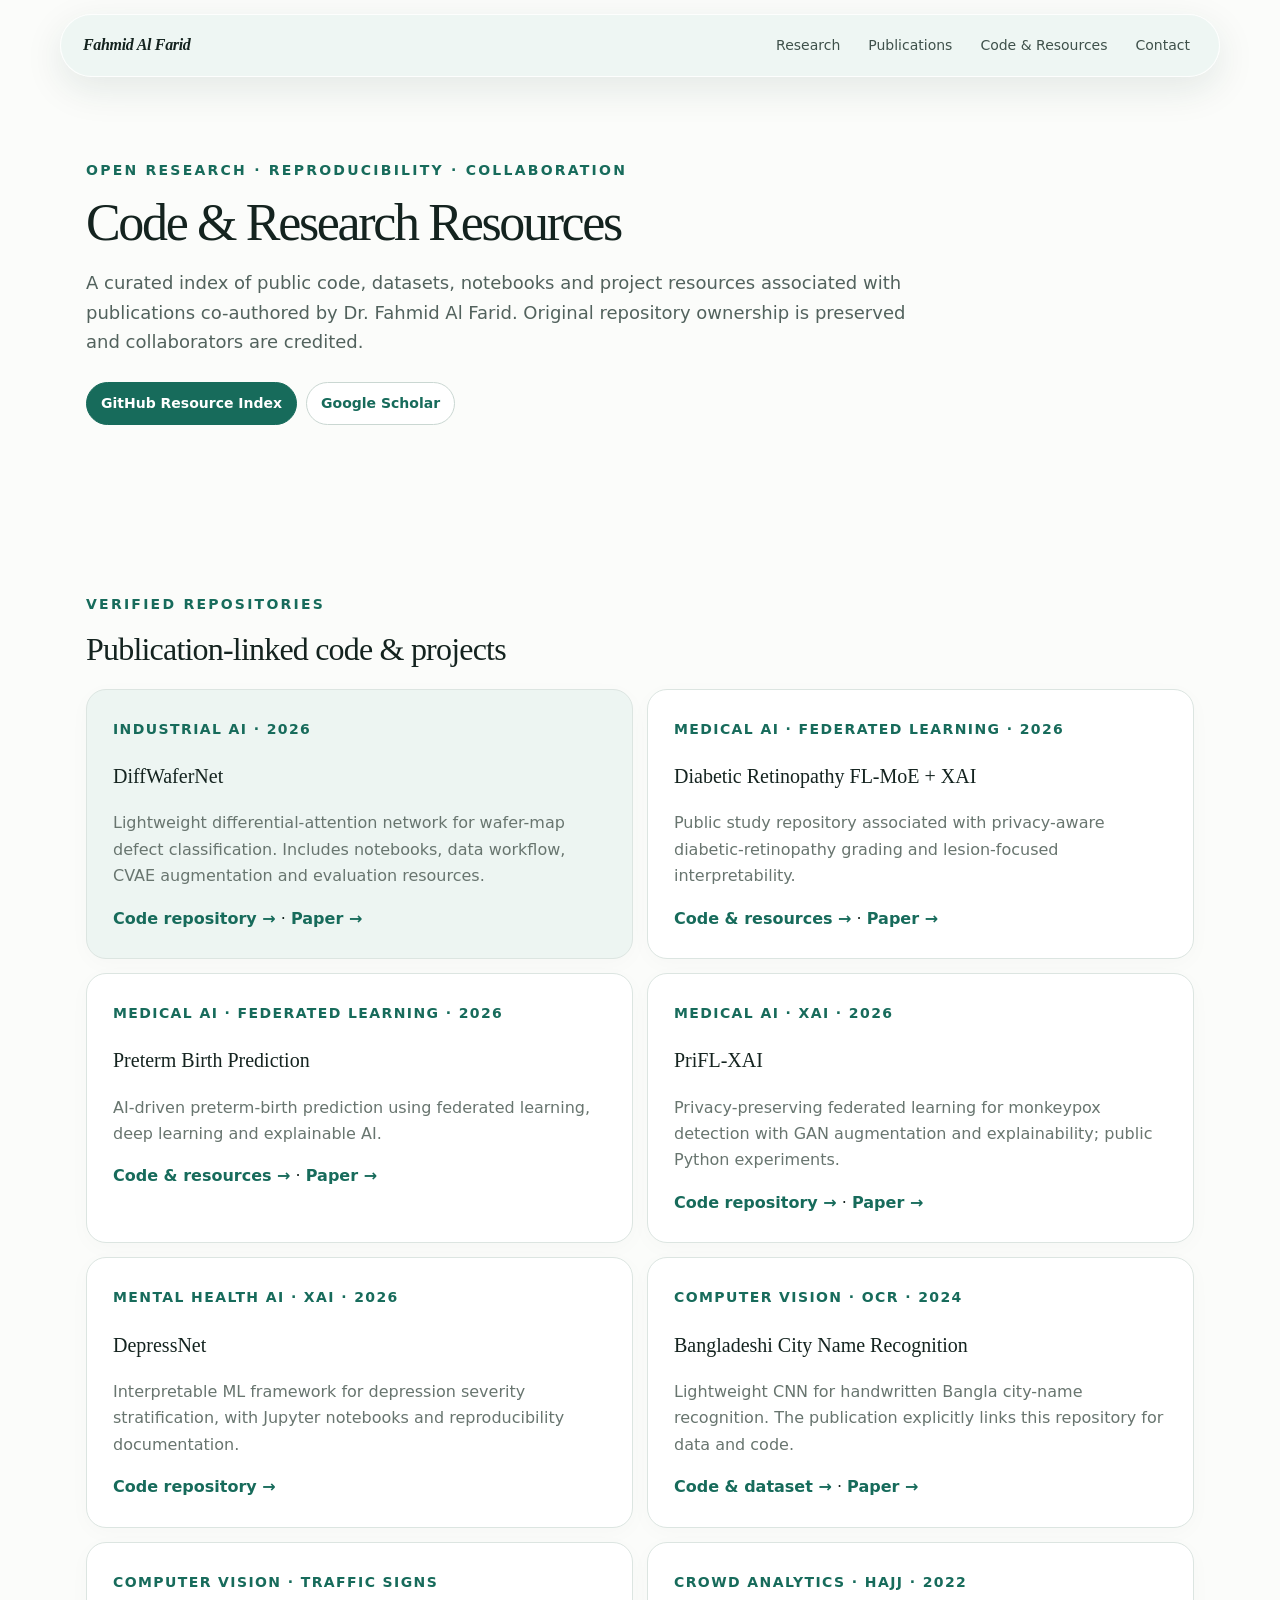
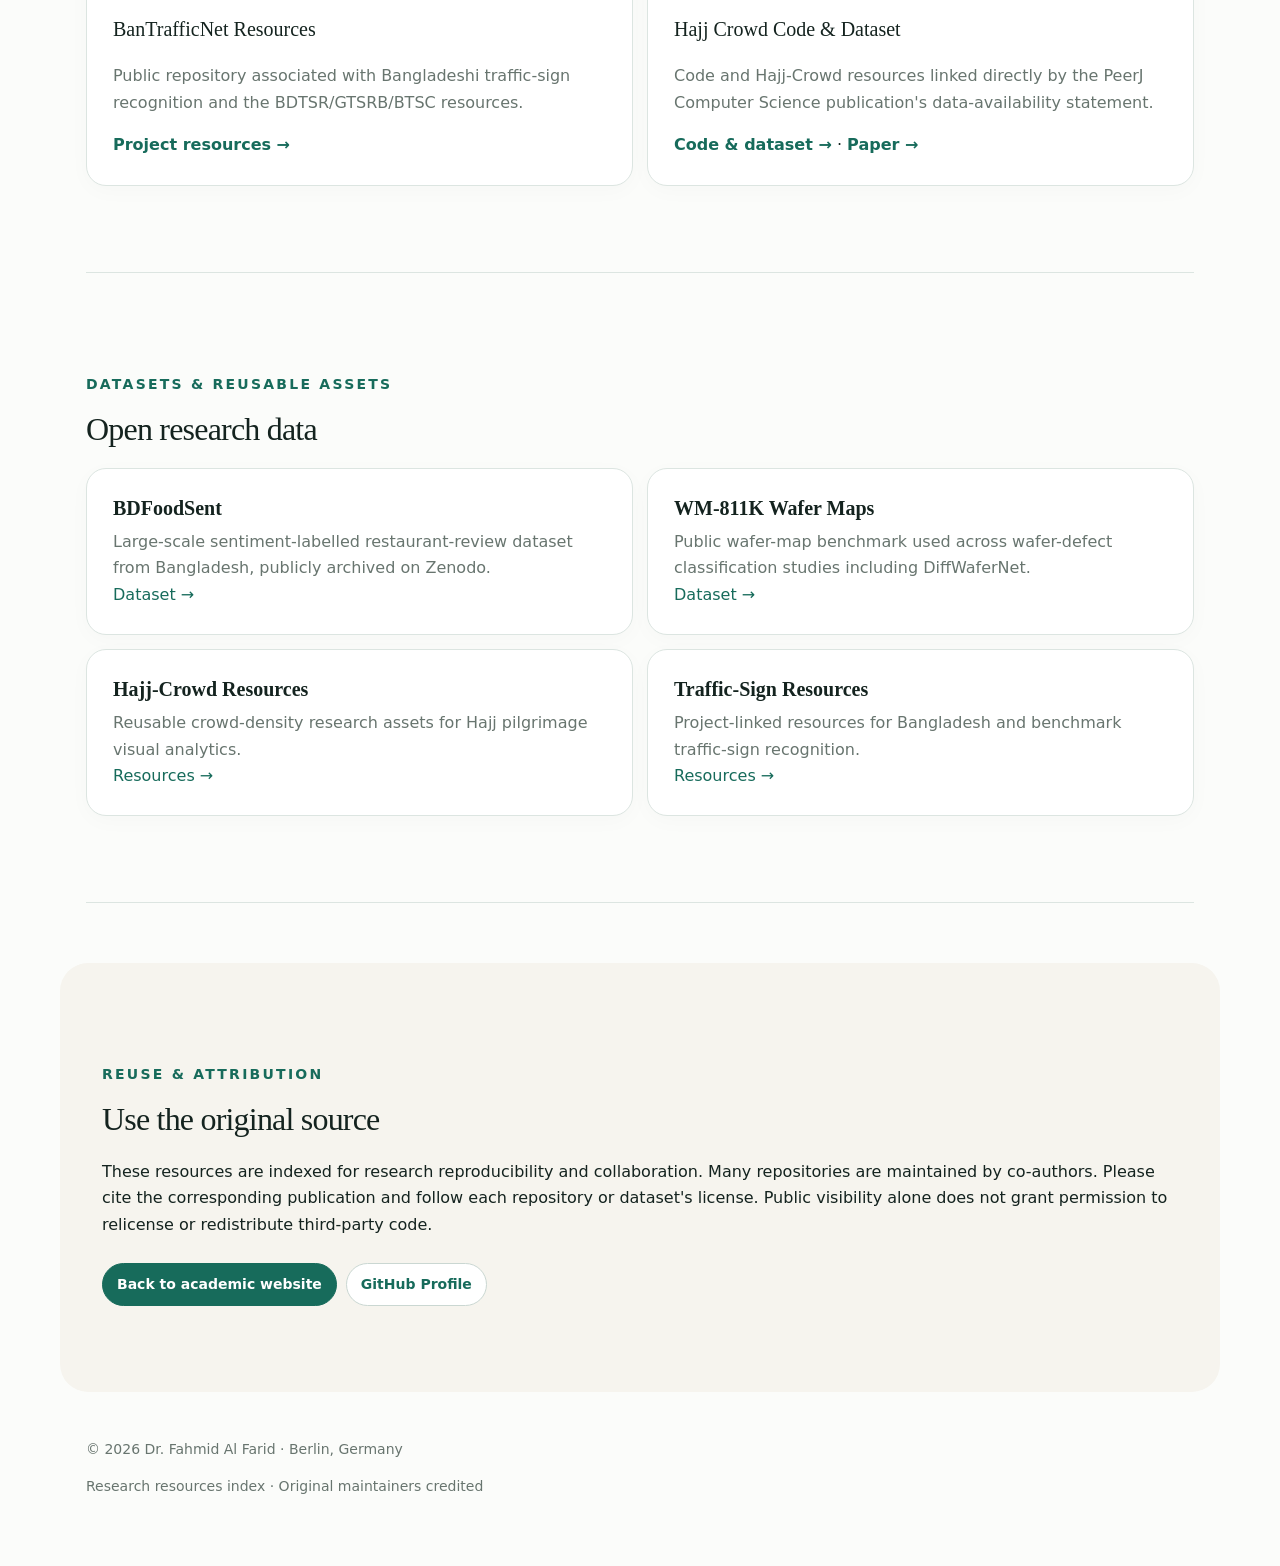
<file: resources.html>
<!doctype html><html lang="en"><head><meta charset="utf-8"><meta name="viewport" content="width=device-width,initial-scale=1"><meta name="description" content="Publication-linked code, datasets and reproducibility resources for Dr. Fahmid Al Farid's research."><title>Code & Resources | Dr. Fahmid Al Farid</title><link rel="stylesheet" href="style.css"></head><body>
<header><nav><a class="brand" href="index.html">Fahmid Al Farid</a><div class="navlinks"><a href="index.html#research">Research</a><a href="index.html#publications">Publications</a><a href="resources.html">Code & Resources</a><a href="index.html#contact">Contact</a></div></nav></header>
<main><section class="hero resource-hero"><div><p class="eyebrow">OPEN RESEARCH · REPRODUCIBILITY · COLLABORATION</p><h1>Code & Research Resources</h1><p class="lead">A curated index of public code, datasets, notebooks and project resources associated with publications co-authored by Dr. Fahmid Al Farid. Original repository ownership is preserved and collaborators are credited.</p><div class="buttons"><a class="primary" href="https://github.com/DrFahmidAlFarid/DrFahmidAlFarid.github.io/blob/main/RESEARCH_RESOURCES.md" target="_blank">GitHub Resource Index</a><a href="https://scholar.google.com/citations?hl=en&user=trrQoEYAAAAJ&view_op=list_works&sortby=pubdate" target="_blank">Google Scholar</a></div></div></section>
<section><p class="kicker">VERIFIED REPOSITORIES</p><h2>Publication-linked code & projects</h2><div class="pubs">
<article><span>Industrial AI · 2026</span><h3>DiffWaferNet</h3><p>Lightweight differential-attention network for wafer-map defect classification. Includes notebooks, data workflow, CVAE augmentation and evaluation resources.</p><a href="https://github.com/md-ryhan-uddin/DiffWaferNet" target="_blank">Code repository →</a> · <a href="https://doi.org/10.7717/peerj-cs.3947" target="_blank">Paper →</a></article>
<article><span>Medical AI · Federated Learning · 2026</span><h3>Diabetic Retinopathy FL-MoE + XAI</h3><p>Public study repository associated with privacy-aware diabetic-retinopathy grading and lesion-focused interpretability.</p><a href="https://github.com/tanjum-tashrif/Diabetes_Retinopathy" target="_blank">Code & resources →</a> · <a href="https://doi.org/10.1038/s41598-026-58292-6" target="_blank">Paper →</a></article>
<article><span>Medical AI · Federated Learning · 2026</span><h3>Preterm Birth Prediction</h3><p>AI-driven preterm-birth prediction using federated learning, deep learning and explainable AI.</p><a href="https://github.com/tanjum-tashrif/Preterm_Birth_Prediction" target="_blank">Code & resources →</a> · <a href="https://doi.org/10.1016/j.eij.2026.100901" target="_blank">Paper →</a></article>
<article><span>Medical AI · XAI · 2026</span><h3>PriFL-XAI</h3><p>Privacy-preserving federated learning for monkeypox detection with GAN augmentation and explainability; public Python experiments.</p><a href="https://github.com/MahirHossain12/PriFL-XAI" target="_blank">Code repository →</a> · <a href="https://doi.org/10.1016/j.bspc.2025.108426" target="_blank">Paper →</a></article>
<article><span>Mental Health AI · XAI · 2026</span><h3>DepressNet</h3><p>Interpretable ML framework for depression severity stratification, with Jupyter notebooks and reproducibility documentation.</p><a href="https://github.com/rahman-anika/DepressNet_Frontiers-in-Computer-Science_2026" target="_blank">Code repository →</a></article>
<article><span>Computer Vision · OCR · 2024</span><h3>Bangladeshi City Name Recognition</h3><p>Lightweight CNN for handwritten Bangla city-name recognition. The publication explicitly links this repository for data and code.</p><a href="https://github.com/tusher100/CIty-Name-Recognition" target="_blank">Code & dataset →</a> · <a href="https://doi.org/10.32604/cmc.2024.049296" target="_blank">Paper →</a></article>
<article><span>Computer Vision · Traffic Signs</span><h3>BanTrafficNet Resources</h3><p>Public repository associated with Bangladeshi traffic-sign recognition and the BDTSR/GTSRB/BTSC resources.</p><a href="https://github.com/tusher100/Traffic_Sign_Recognition" target="_blank">Project resources →</a></article>
<article><span>Crowd Analytics · Hajj · 2022</span><h3>Hajj Crowd Code & Dataset</h3><p>Code and Hajj-Crowd resources linked directly by the PeerJ Computer Science publication's data-availability statement.</p><a href="https://github.com/romanbhuiyan/Code-and-Hajj-Crowd-dataset-2021" target="_blank">Code & dataset →</a> · <a href="https://doi.org/10.7717/peerj-cs.895" target="_blank">Paper →</a></article>
</div></section>
<section><p class="kicker">DATASETS & REUSABLE ASSETS</p><h2>Open research data</h2><div class="cards">
<article><h3>BDFoodSent</h3><p>Large-scale sentiment-labelled restaurant-review dataset from Bangladesh, publicly archived on Zenodo.</p><a href="https://zenodo.org/records/14259962" target="_blank">Dataset →</a></article>
<article><h3>WM-811K Wafer Maps</h3><p>Public wafer-map benchmark used across wafer-defect classification studies including DiffWaferNet.</p><a href="https://www.kaggle.com/datasets/qingyi/wm811k-wafer-map" target="_blank">Dataset →</a></article>
<article><h3>Hajj-Crowd Resources</h3><p>Reusable crowd-density research assets for Hajj pilgrimage visual analytics.</p><a href="https://github.com/romanbhuiyan/Code-and-Hajj-Crowd-dataset-2021" target="_blank">Resources →</a></article>
<article><h3>Traffic-Sign Resources</h3><p>Project-linked resources for Bangladesh and benchmark traffic-sign recognition.</p><a href="https://github.com/tusher100/Traffic_Sign_Recognition" target="_blank">Resources →</a></article>
</div></section>
<section class="contact"><p class="kicker">REUSE & ATTRIBUTION</p><h2>Use the original source</h2><p>These resources are indexed for research reproducibility and collaboration. Many repositories are maintained by co-authors. Please cite the corresponding publication and follow each repository or dataset's license. Public visibility alone does not grant permission to relicense or redistribute third-party code.</p><div class="buttons"><a class="primary" href="index.html">Back to academic website</a><a href="https://github.com/DrFahmidAlFarid" target="_blank">GitHub Profile</a></div></section>
</main><footer><p>© 2026 Dr. Fahmid Al Farid · Berlin, Germany</p><p>Research resources index · Original maintainers credited</p></footer></body></html>
</file>
<file: style.css>
:root{--ink:#14231f;--muted:#68756f;--accent:#176b5b;--accent2:#d9eee7;--cream:#f6f4ee;--soft:#edf5f2;--line:#dce5e1;--max:1160px;--fs-meta:14px;--fs-body:16px;--fs-lead:18px;--fs-card:20px;--fs-section:32px;--fs-hero:52px;--serif:Georgia,"Times New Roman",serif}*{box-sizing:border-box}html{scroll-behavior:smooth;scroll-padding-top:100px}body{margin:0;font-family:Inter,ui-sans-serif,system-ui,-apple-system,BlinkMacSystemFont,"Segoe UI",sans-serif;color:var(--ink);font-size:var(--fs-body);line-height:1.65;background:#fbfcfa}a{color:var(--accent);text-decoration:none}header{position:sticky;top:14px;background:transparent;z-index:20;padding:0 18px}nav{max-width:var(--max);margin:auto;padding:11px 18px 11px 22px;display:flex;justify-content:space-between;align-items:center;background:rgba(237,245,242,.9);backdrop-filter:blur(18px);border:1px solid rgba(255,255,255,.85);border-radius:999px;box-shadow:0 12px 38px rgba(22,55,47,.1)}.brand{font-family:var(--serif);font-style:italic;font-weight:800;color:var(--ink);letter-spacing:-.02em}.navlinks{display:flex;gap:6px}.navlinks a{font-size:var(--fs-meta);color:#3f514b;padding:8px 11px;border-radius:999px;transition:.2s}.navlinks a:hover{background:#fff;color:var(--accent)}main{max-width:var(--max);margin:auto;padding:0 26px}.hero{min-height:680px;display:grid;grid-template-columns:1.45fr .72fr;gap:72px;align-items:center;padding:72px 0 58px}.hero-copy>div:last-child{max-width:720px}.availability{display:inline-flex;align-items:center;gap:8px;font-size:var(--fs-meta);font-weight:750;color:#456058;background:#f0f7f4;border:1px solid #dcebe5;border-radius:999px;padding:6px 11px;margin-bottom:18px}.availability span{width:7px;height:7px;background:#2c947c;border-radius:50%;box-shadow:0 0 0 4px #d9eee7}.eyebrow,.kicker{font-size:var(--fs-meta);letter-spacing:.16em;font-weight:850;color:var(--accent);text-transform:uppercase}h1{font-family:var(--serif);font-size:var(--fs-hero);line-height:1.04;letter-spacing:-.045em;margin:10px 0 18px;font-weight:500}h2{font-family:var(--serif);font-size:var(--fs-section);line-height:1.2;margin:8px 0 20px;letter-spacing:-.025em;font-weight:500}.hero h2{font-family:inherit;font-size:var(--fs-card);font-weight:720;letter-spacing:0}.aff{color:#52625d}.lead{font-size:var(--fs-lead);max-width:690px;color:#52625d}.portrait-wrap{position:relative;padding:18px 18px 34px 0}.portrait{width:100%;max-width:330px;aspect-ratio:3.5/4.5;object-fit:cover;border-radius:120px 120px 22px 22px;box-shadow:20px 22px 0 var(--accent2);filter:saturate(.92)}.portrait-label{position:absolute;right:-2px;top:64px;writing-mode:vertical-rl;font-size:12px;letter-spacing:.22em;font-weight:800;color:var(--accent)}.portrait-note{position:absolute;bottom:3px;left:20px;background:#fff;border:1px solid var(--line);border-radius:999px;padding:7px 12px;font-size:var(--fs-meta);font-weight:700;box-shadow:0 8px 22px rgba(20,35,31,.08)}.buttons{display:flex;gap:9px;flex-wrap:wrap;margin-top:25px}.buttons a{border:1px solid #cad7d2;padding:9px 14px;border-radius:999px;font-size:var(--fs-meta);font-weight:700;background:#fff;transition:.2s}.buttons a:hover{transform:translateY(-2px);box-shadow:0 7px 18px rgba(23,107,91,.1)}.buttons .primary{background:var(--accent);color:#fff;border-color:var(--accent)}.stats{display:grid;grid-template-columns:repeat(4,1fr);background:var(--ink);color:#fff;border-radius:24px;padding:26px 12px;margin-bottom:28px}.stats div{padding:2px 24px;border-right:1px solid rgba(255,255,255,.14)}.stats div:last-child{border:0}.stats strong{font-family:var(--serif);font-size:32px;font-weight:500;display:block}.stats span{font-size:var(--fs-meta);color:#c6d2ce}.section-head{display:grid;grid-template-columns:165px 1fr;gap:28px;align-items:start;margin-bottom:28px}.section-head .kicker{margin-top:9px}.section-head h2{margin-top:0;max-width:720px}section:not(.hero):not(.stats){padding:86px 0;border-bottom:1px solid var(--line)}.two{display:grid;grid-template-columns:1fr 1fr;gap:52px;color:#52625d}.cards{display:grid;grid-template-columns:1fr 1fr;gap:14px}.cards article,.pubs article{border:1px solid var(--line);border-radius:20px;padding:26px;background:#fff;box-shadow:0 5px 22px rgba(20,35,31,.025);transition:.2s}.cards article:hover,.pubs article:hover{transform:translateY(-3px);border-color:#bdd4cc;box-shadow:0 14px 30px rgba(20,35,31,.07)}.cards h3{margin:0 0 7px;font-family:var(--serif);font-size:var(--fs-card);line-height:1.35}.cards p{margin:0;color:var(--muted)}.education-cards{grid-template-columns:repeat(3,1fr)}.education-cards article{min-height:190px}.education-cards article span{font-size:var(--fs-meta);font-weight:850;color:var(--accent);letter-spacing:.12em}.pubs{display:grid;grid-template-columns:1fr 1fr;gap:14px}.pubs article:nth-child(1){background:var(--soft)}.pubs span{font-size:var(--fs-meta);font-weight:850;color:var(--accent);text-transform:uppercase;letter-spacing:.1em}.pubs h3{font-family:var(--serif);font-size:var(--fs-card);line-height:1.42;font-weight:500}.pubs a,.more a{font-weight:750}.more{margin-top:24px}.tags{display:flex;gap:9px;flex-wrap:wrap;margin:22px 0}.tags span{background:var(--soft);border:1px solid var(--line);padding:7px 12px;border-radius:999px;font-size:var(--fs-meta)}.timeline{border-left:1px solid #bdd4cc;margin-left:8px;padding-left:28px}.timeline p{position:relative;padding:13px 0;border-bottom:1px solid var(--line);margin:0}.timeline p:before{content:"";position:absolute;left:-33px;top:23px;width:9px;height:9px;border-radius:50%;background:#fff;border:2px solid var(--accent)}.timeline b{display:inline-block;width:75px;color:var(--accent)}.experience-list b{width:120px}.contact{background:var(--cream);margin:60px -26px 0;padding-left:42px!important;padding-right:42px!important;border-radius:28px;border-bottom:0!important}.email-lines{margin:18px 0 6px}.email-lines p{margin:5px 0}.email-lines a{font-weight:750}.resource-hero{min-height:430px;grid-template-columns:1fr;max-width:900px}.resource-hero h1,.resource-hero .lead{max-width:850px}.pubs article p{color:var(--muted)}footer{max-width:var(--max);margin:auto;padding:32px 26px 54px;color:var(--muted);font-size:var(--fs-meta)}@media(max-width:940px){.navlinks{gap:1px}.navlinks a{font-size:var(--fs-meta);padding:7px}.hero{gap:40px}h1{font-size:48px}.education-cards{grid-template-columns:1fr}.section-head{grid-template-columns:135px 1fr}}@media(max-width:760px){h2{font-size:28px}.eyebrow,.kicker{font-size:var(--fs-meta)}header{top:8px;padding:0 9px}nav{padding:10px 15px}.navlinks{display:none}.hero{grid-template-columns:1fr;gap:24px;padding:52px 0}.portrait-wrap{order:-1;width:180px;padding-bottom:20px}.portrait{width:160px;box-shadow:12px 12px 0 var(--accent2)}.portrait-label{display:none}.portrait-note{font-size:12px;left:7px;bottom:0}h1{font-size:42px}.stats{grid-template-columns:1fr 1fr;gap:20px;border-radius:18px}.stats div{border:0;padding:0 12px}.stats strong{font-size:31px}.section-head{display:block}.section-head .kicker{margin-bottom:8px}.two,.cards,.pubs{grid-template-columns:1fr}section:not(.hero):not(.stats){padding:60px 0}.contact{margin-left:-16px;margin-right:-16px;padding-left:20px!important;padding-right:20px!important}.experience-list b{display:block;width:auto;margin-bottom:2px}}
</file>
